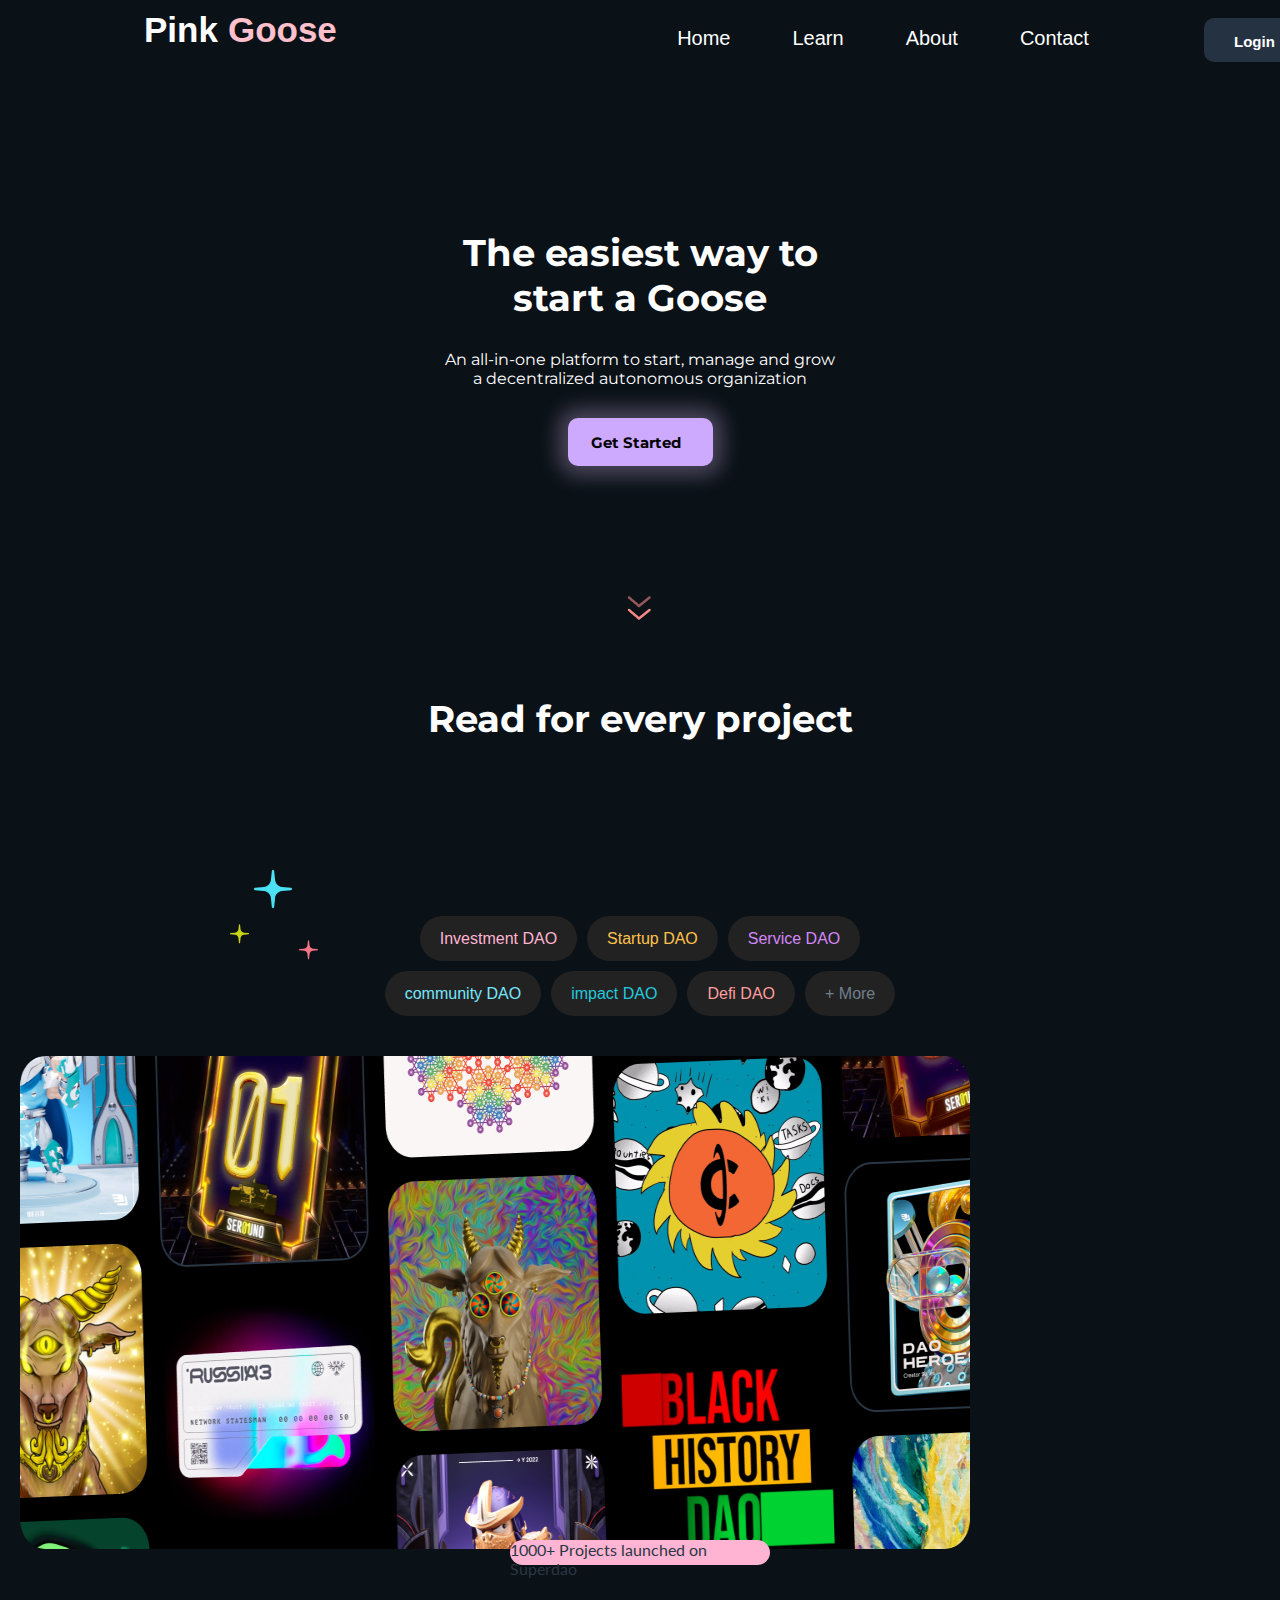
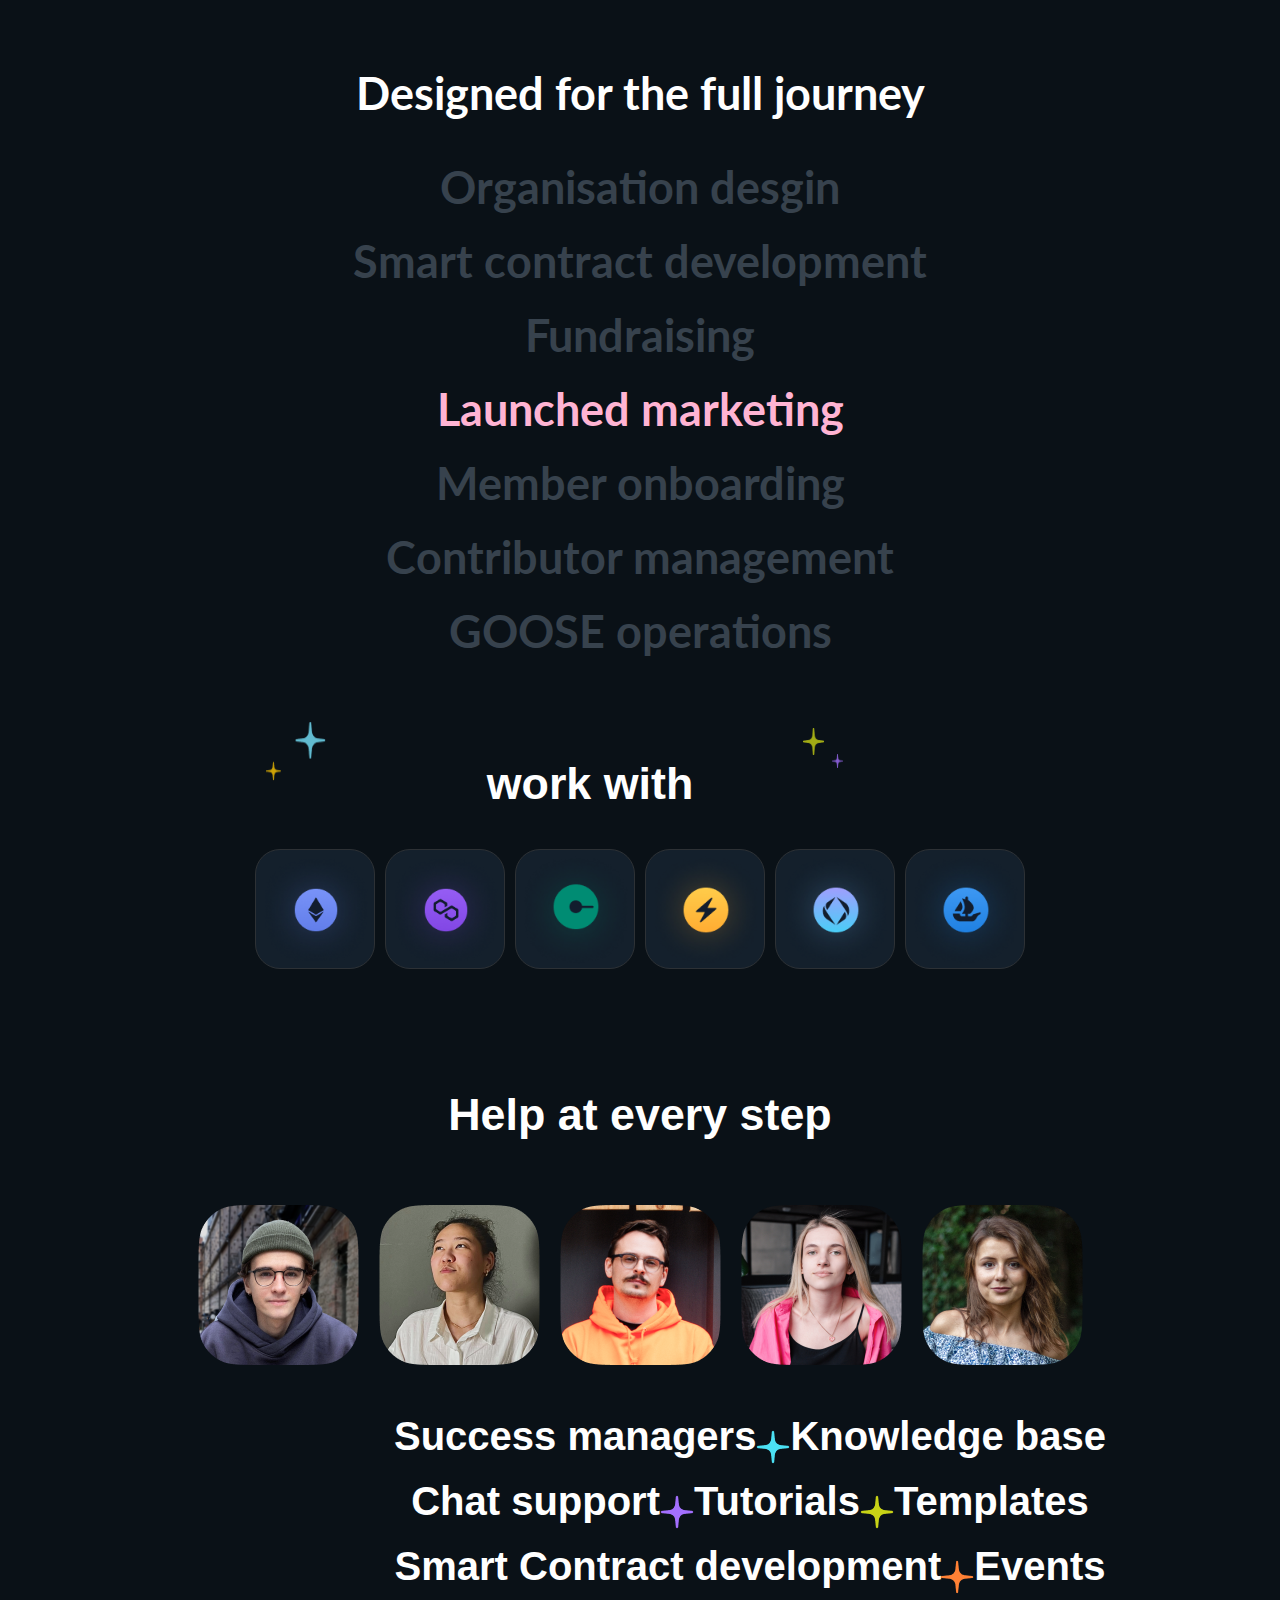
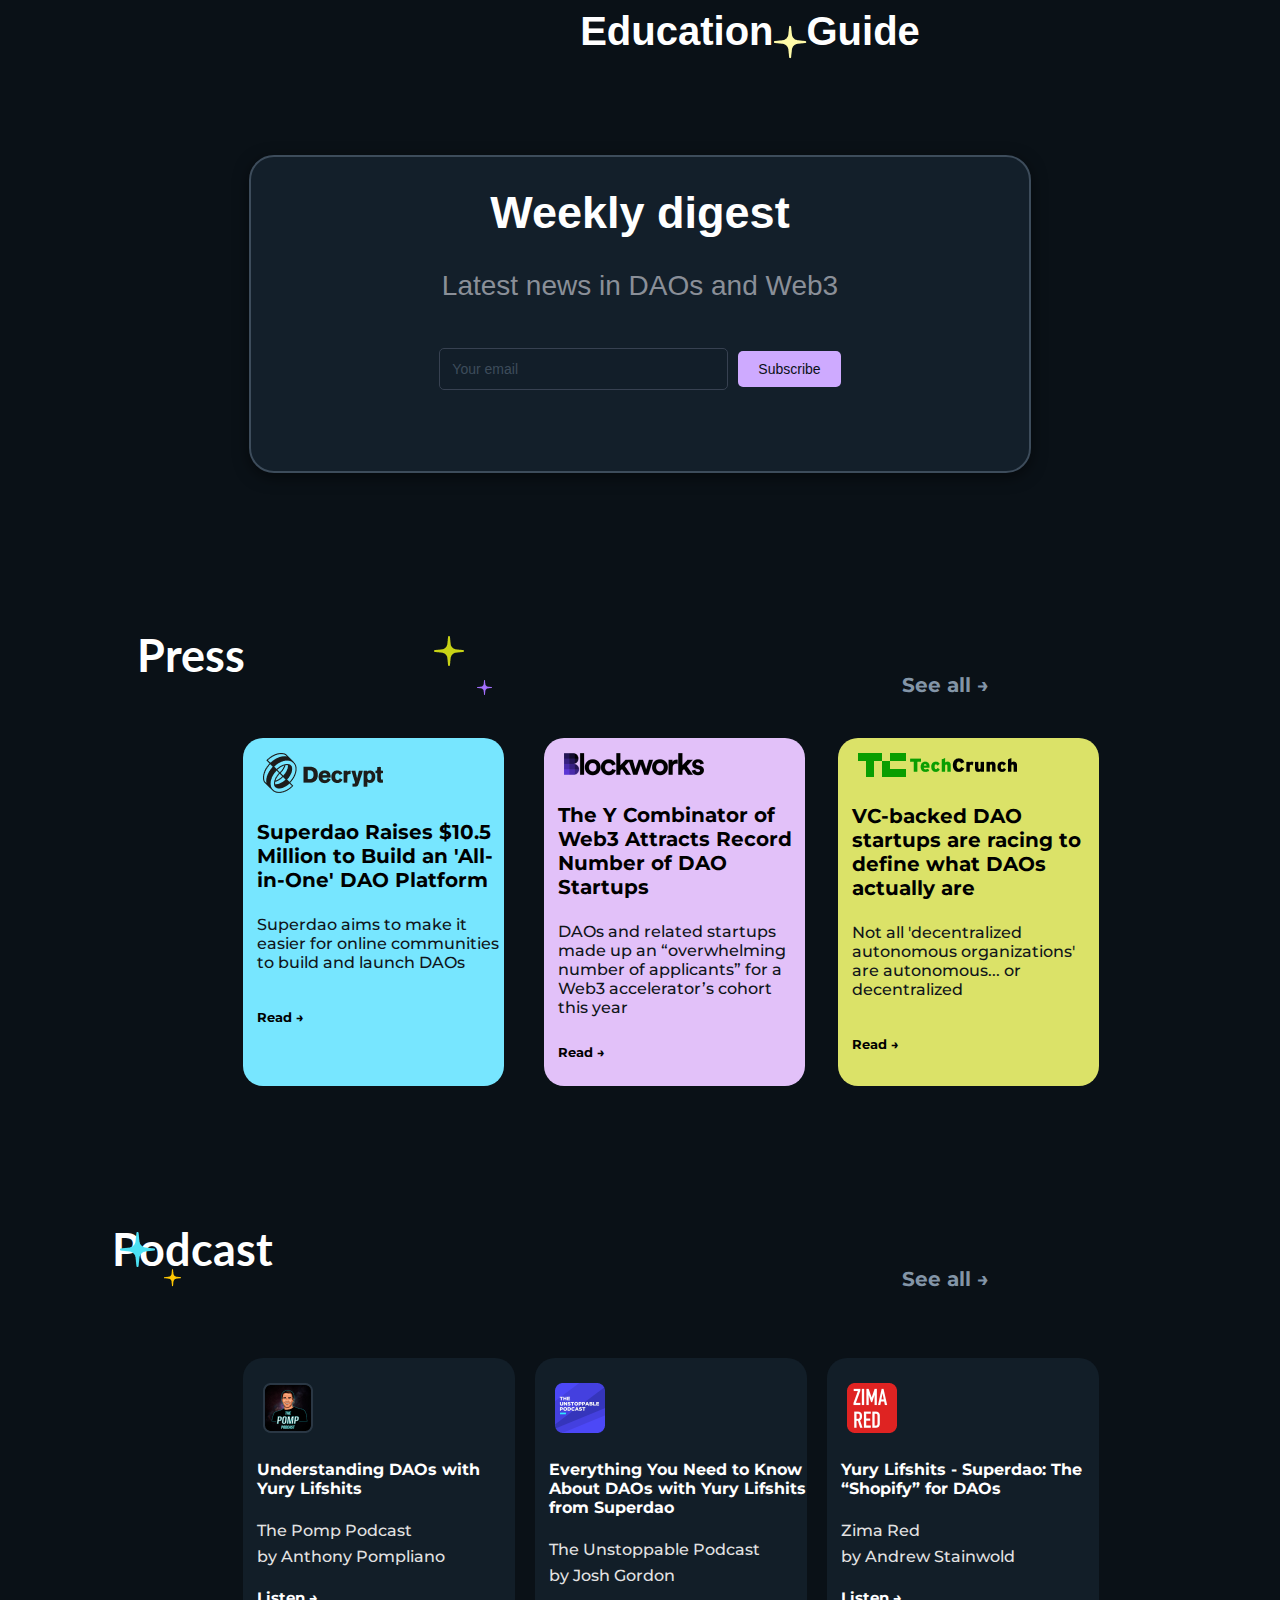
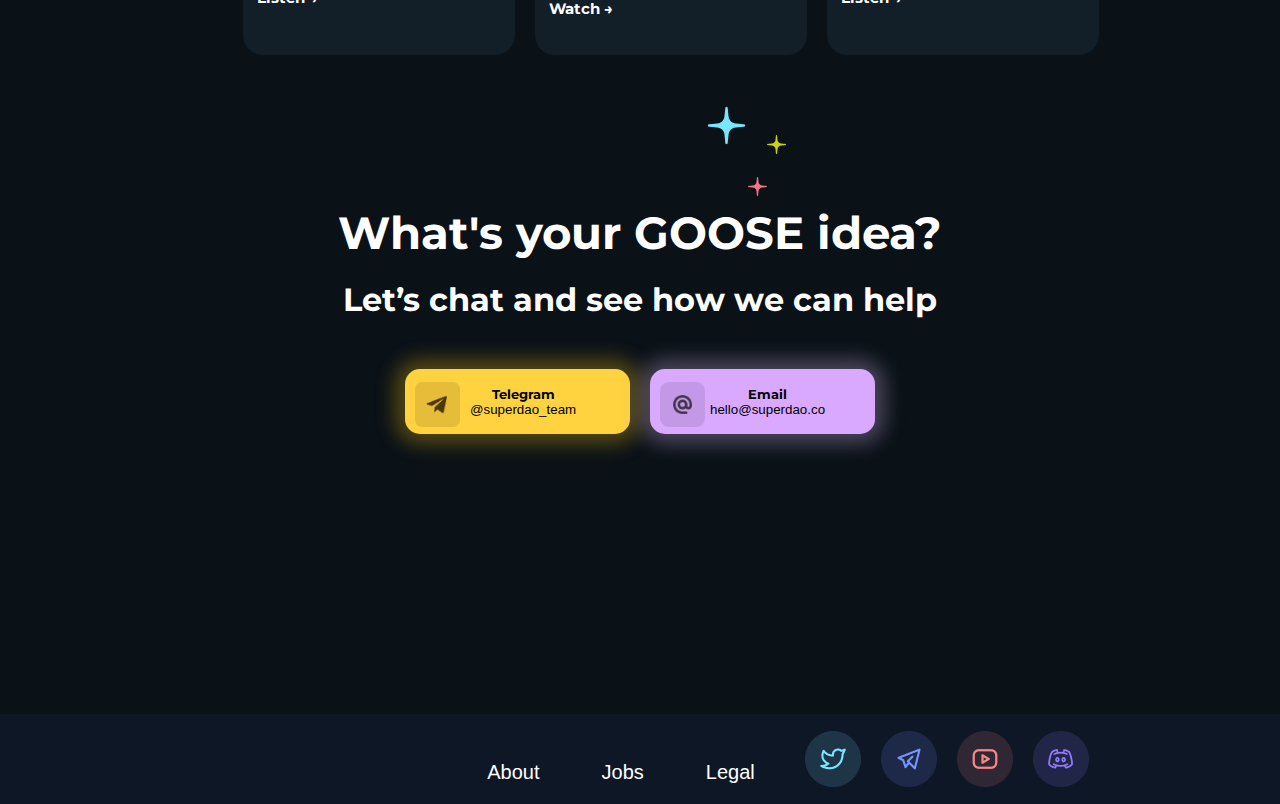
<file: index.html>
<!DOCTYPE html>
<html lang="en">

<head>
    <meta charset="UTF-8">
    <meta name="viewport" content="width=device-width, initial-scale=1.0">
    <title>Document</title>
    <link rel="stylesheet" href="css/main.css">
    <link rel="preconnect" href="https://fonts.googleapis.com">
    <link rel="preconnect" href="https://fonts.gstatic.com" crossorigin>
    <link
        href="https://fonts.googleapis.com/css2?family=Lato:ital,wght@0,100;0,300;0,400;0,700;0,900;1,100;1,300;1,400;1,700;1,900&display=swap"
        rel="stylesheet">

    <link rel="preconnect" href="https://fonts.googleapis.com">
    <link rel="preconnect" href="https://fonts.gstatic.com" crossorigin>
    <link
        href="https://fonts.googleapis.com/css2?family=Lato:ital,wght@0,100;0,300;0,400;0,700;0,900;1,100;1,300;1,400;1,700;1,900&family=Montserrat:ital,wght@0,100..900;1,100..900&display=swap"
        rel="stylesheet">


</head>

<body>
    <!-- dit is de container voor de hele pagina -->
    <div class="container">
        <!-- Navbar Section -->
        <header class="navbar">
            <div class="sidebar1">
                <h2 class="logo">Pink</h2>
                <h2 class="logo2">Goose</h2>
            </div>
            <!-- Navigation Links Section -->
            <nav class="sidebar2">
                <ul>
                    <li><a href="index.html">Home</a></li>
                    <li><a href="learn.html">Learn</a></li>
                    <li><a href="about.html">About</a></li>
                    <li><a href="contact.html">Contact</a></li>
                </ul>
            </nav>
            <!-- Login Button Section -->
            <nav class="sidebar3">
                <button class="button"><a href="#">Login</a></button>
        </header>
        <!-- Start Section -->
        <div class="start">
            <h1 class="mainText">The easiest way to start a Goose</h1>
            <p class="centerText">An all-in-one platform to start, manage and grow a decentralized autonomous
                organization</p>
            <button class="getStarted-button">Get Started</button>
        </div>
        <!-- Arrow Down Image Section -->
        <div class="space">
            <img class="arrow-down" src="images/arrows.png" alt="arrow" srcset="">
        </div>
        <!-- Project Tags and Image Section -->
        <div class="middenContainer">
            <h2 class="readyForEveryProject">Read for every project</h2>
            <img class="star-group" src="images/star-group.svg" alt="" srcset="">
            <div class="tag-button-container">
                <a class="tag-button pink-text"> Investment DAO</a>
                <a class="tag-button yellow-text"> Startup DAO</a>
                <a class="tag-button purple-text"> Service DAO</a>
                <a class="tag-button lightblue-text"> community DAO</a>
                <a class="tag-button cyan-text"> impact DAO</a>
                <a class="tag-button beigepink-text"> Defi DAO</a>
                <a class="tag-button grey-text"> + More</a>
            </div>
            <!-- Main Image and Highlight Section -->
            <div class="imageContainer">
                <img class="image" src="images/imagemainpage.png" alt="" srcset="">
            </div>
            <div class="tag-button-up-project">
                <p class="tag-button-up"> 1000+ Projects launched on Superdao</p>
            </div>
        </div>
    </div>
    <!-- Space Section -->
    <div class="space"></div>

    <!-- Journey Highlights Section -->
    <div class="inhoud-container gap-row">
        <h2>Designed for the full journey</h2>
        <h3 class="organisation">Organisation desgin</h3>
        <h3 class="Smart">Smart contract development</h3>
        <h3 class="Fundraising">Fundraising</h3>
        <h3 class="Launched-higlighted">Launched marketing</h3>
        <h3 class="Member">Member onboarding</h3>
        <h3 class="Contributor">Contributor management</h3>
        <h3 class="goose">GOOSE operations</h3>
    </div>
    <!-- Space Section -->
    <div class="space"></div>
    <!-- Partner Logos Section -->
    <div class="work-with-container">
        <h2 class="work">work with</h2>
        <img class="workwith-star2" src="images/workwith-star2.png" alt="" srcset="">
        <img   class="workwith-star" src="images/workwith-star.png" alt="" srcset="">
    </div>
    <!-- Partner Logos Image Section -->
    <div class="works-with-foto-container">
        <div class="works-with-boxes">
            <img class="icon-images"   src="images/Icon_ethereum.png" alt="ethereum icon" srcset="">
        </div>
        <div class="works-with-boxes">
            <img class="icon-images"   src="images/Icon_polygon.png" alt="polygon icon" srcset="">
        </div>
        <div class="works-with-boxes">
            <img class="icon-images"   src="images/Icon-Gnosis.png" alt="Gnosis icon" srcset="">
        </div>
        <div class="works-with-boxes">
            <img class="icon-images"   src="images/Icon-snapshot.png" alt="Snapshot icon" srcset="">
        </div>
        <div class="works-with-boxes">
            <img class="icon-images"   src="images/Icon-ENS.png" alt="ENS icon" srcset="">
        </div>
        <div class="works-with-boxes">
            <img class="icon-images"   src="images/icon_opensea.png" alt="openSea icon" srcset="">
        </div>
     
    </div>

    <!-- Space Section -->
    <div class="space"></div>
    <!-- Personeel Section -->
    <div class="personeel-container">
        <h2 class="help"> Help at every step</h2>
    </div>
    <div class="personeel-foto-container">
        <img class="personeel-fotos" src="images/beanie-guy.png" alt="" srcset="">
        <img class="personeel-fotos" src="images/asian-girl.png" alt="" srcset="">
        <img class="personeel-fotos" src="images/glasses-dude.png" alt="" srcset="">
        <img class="personeel-fotos" src="images/pink-blouse.png" alt="" srcset="">
        <img class="personeel-fotos" src="images/brownhaired-girl.png" alt="" srcset="">

    </div>
    <!-- Examples Section -->
    <div class="examples-container">
        <h2 class="examples">Success managers</h2>
        <img class="ster" src="images/Star blue.png" alt="" srcset="">
        <h2 class="examples">Knowledge base</h2>
        <h2 class="examples">Chat support</h2>
        <img class="ster" src="images/Star purple.png" alt="" srcset="">
        <h2 class="examples">Tutorials</h2>
        <img class="ster" src="images/Star green.png" alt="" srcset="">
        <h2 class="examples">Templates</h2>
        <h2 class="examples">Smart Contract development</h2>
        <img class="ster" src="images/Star orange.png" alt="">
        <h2 class="examples">Events</h2>
        <h2 class="examples">Education</h2>
        <img class="ster" src="images/Star yellow.png" alt="" srcset="">
        <h2 class="examples">Guide</h2>
    </div>
    <!-- Space Section -->
    <div class="space"></div>

    <!-- Newsletter Subscription Section -->
    <div class="subscriptionBox-container">
        <div class="sub-box">
            <h2>Weekly digest</h2>
            <p>Latest news in DAOs and Web3</p>
            <form>
                <input type="email" placeholder="Your email" required>
                <button type="submit">Subscribe</button>
            </form>
        </div>
    </div>
    <!-- Space Section -->
    <div class="space"></div>

    <!-- Press Section -->
    <div class="press-container">
        <img class="star-press" src="images/star-press.png" alt="" srcset="">
        <h2 class="press"> Press</h2>
        <button class="see-button">See all →</button>
    </div>

    <!-- Press Articles Section -->
    <div class="press-foto-container">
        <div class="blue-box">
            <img class="logo-box" src="images/Vector.png" alt="" srcset="">
            <h4 class="text-box">Superdao Raises $10.5 Million to Build an 'All-in-One' DAO Platform</h4>
            <p class="text-box2">Superdao aims to make it easier for online communities to build and launch DAOs</p>
            <button class="read-button">Read →</button>
        </div>
        <div class="purple-box">
            <img class="logo-box" src="images/blockworks.png" alt="" srcset="">
            <h4 class="text-box">The Y Combinator of Web3 Attracts Record Number of DAO Startups</h4>
            <p class="text-box2">DAOs and related startups made up an “overwhelming number of applicants” for a Web3
                accelerator’s cohort this year</p>
            <button class="read-button-purple">Read →</button>
        </div>
        <div class="yellow-box">
            <img class="logo-box" src="images/TechCrunch-logo 1.png" alt="" srcset="">
            <h4 class="text-box">VC-backed DAO startups are racing to define what DAOs actually are</h4>
            <p class="text-box2">Not all 'decentralized autonomous organizations' are autonomous... or decentralized
            </p>
            <button class="read-button">Read →</button>
        </div>
    </div>
    <!-- Space Section -->
    <div class="space"></div>

    <!-- Podcast Section -->
    <div class="podcast-container">
        <img class="star-group3" src="images/star-group3.png" alt="">
        <h2 class="podcast">Podcast</h2>
        <button class="see-all2">See all →</button>
    </div>
    <div class="podcast-boxes-container">
        <div class="podcast-box1">
            <img class="podcast-logos" src="images/pompLogo.png" alt="" srcset="">
            <h4 class="podcast-text-inhoud">Understanding DAOs with Yury Lifshits</h4>
            <p class="podcast-naam">The Pomp Podcast</p>
            <p class="podcast-creator">by Anthony Pompliano</p>
            <button class="listen-button">Listen →</button>

        </div>
        <div class="podcast-box2">
            <img class="podcast-logos" src="images/bluePodcast.png" alt="" srcset="">
            <h4 class="podcast-text-inhoud">Everything You Need to Know About DAOs with Yury Lifshits from Superdao
            </h4>
            <p class="podcast-naam">The Unstoppable Podcast</p>
            <p class="podcast-creator">by Josh Gordon</p>
            <button class="watch-button">Watch →</button>
        </div>
        <div class="podcast-box3">
            <img class="podcast-logos" src="images/zima red.png" alt="" srcset="">
            <h4 class="podcast-text-inhoud">Yury Lifshits - Superdao: The “Shopify” for DAOs</h4>
            <p class="podcast-naam">Zima Red</p>
            <p class="podcast-creator">by Andrew Stainwold</p>
            <button class="listen-button">Listen →</button>
        </div>
    </div>
    <div class="space">
        <img class="goose-stars" src="images/goose-stars.png" alt="" srcset="">
    </div>
    <div class="gooseIdea-container">
        <h2 class="main-text-goose">What's your GOOSE idea?</h2>
        <h1 class="second-text-chat">Let’s chat and see how we can help</h1>
    </div>
    <div class="telegram-email-buttons-container">
        <button class="telegram">
            <img class="telegram-logo" src="images/telegram-image.png" alt="telegram-logo" srcset="">
            <div class="text-container">
                <p class="title-telegram">Telegram</p>
                <p class="telegram-mail">@superdao_team</p>
            </div>
        </button>
        <button class="email">
            <img class="email-logo" src="images/email-image.png" alt="email-logo" srcset="">
            <div class="text-container">
                <p class="title-email">Email</p>
                <p class="email-mail">hello@superdao.co</p>
            </div>
        </button>
    </div>
    <div class="space"></div>
   
    <!-- Footer Section -->
    <footer class="footer-container">
        <ul class="footer-links">
            <li><a href="#">About</a></li>
            <li><a href="#">Jobs</a></li>
            <li><a href="#">Legal</a></li>
        </ul>
        <div class="footer-icons">
            <img src="images/twitter-logo.png" alt="twitter" srcset="">
            <img src="images/sms-logo.png" alt="telegram" srcset="">
            <img src="images/youtube-logo.png" alt="youtube" srcset="">
            <img src="images/discord_1 1.png" alt="discord" srcset="">
        </div>
    </footer>






    </div>



</body>

</html>
</file>
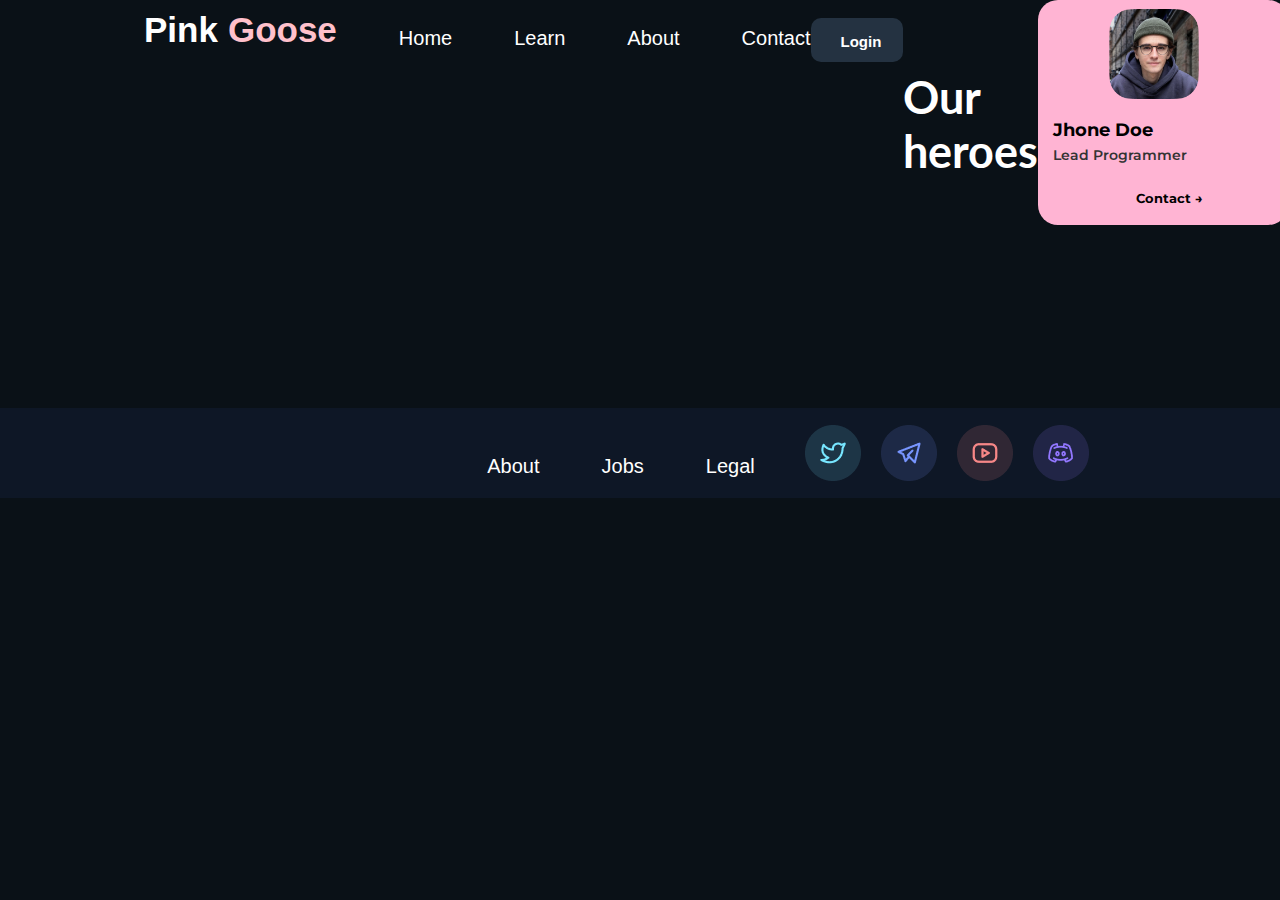
<file: about.html>
<!DOCTYPE html>
<html lang="en">

<head>
    <meta charset="UTF-8">
    <meta name="viewport" content="width=device-width, initial-scale=1.0">
    <title>Document</title>
    <link rel="stylesheet" href="css/main.css">
    <link rel="preconnect" href="https://fonts.googleapis.com">
    <link rel="preconnect" href="https://fonts.gstatic.com" crossorigin>
    <link
        href="https://fonts.googleapis.com/css2?family=Lato:ital,wght@0,100;0,300;0,400;0,700;0,900;1,100;1,300;1,400;1,700;1,900&display=swap"
        rel="stylesheet">

    <link rel="preconnect" href="https://fonts.googleapis.com">
    <link rel="preconnect" href="https://fonts.gstatic.com" crossorigin>
    <link
        href="https://fonts.googleapis.com/css2?family=Lato:ital,wght@0,100;0,300;0,400;0,700;0,900;1,100;1,300;1,400;1,700;1,900&family=Montserrat:ital,wght@0,100..900;1,100..900&display=swap"
        rel="stylesheet">


</head>

<body>
    <!-- dit is de container voor de hele pagina -->
    <div class="container">
        <div class="navbar">
            <div class="sidebar1">
                <h2 class="logo">Pink</h2>
                <h2 class="logo2">Goose</h2>
            </div>

            <div class="sidebar2">
                <ul>
                    <li><a href="index.html">Home</a></li>
                    <li><a href="learn.html">Learn</a></li>
                    <li><a href="about.html">About</a></li>
                    <li><a href="contact.html">Contact</a></li>
                </ul>
            </div>
            <div class="sidebar3">
                <button class="button"><a href="#">Login</a></button>
            </div>
        </header>
        <div class="heroes-container">
            <h2 class="heroes">Our heroes</h2>
        </div>
        <div class="developers-container">
            <div class="john-box">
                <img class="developers-image" src="images/beanie-guy.png" alt="john Doe" srcset="">
                <h5 class="developers-name">Jhone Doe</h5>
                <p class="Job">Lead Programmer</p>
                <button class="contact-button">Contact →</button>

            </div>
            <div class="jane-box">
                <img class="developers-image" src="images/asian-girl.png" alt="jane Doe" srcset="">
                <h5 class="developers-name">Jane Doe</h5>
                <p class="Job">CEO</p>
                <button class="contact-button">Contact →</button>
            </div>
            <div class="hans-box">
                <img class="developers-image" src="images/glasses-dude.png" alt="hans" srcset="">
                <h5 class="developers-name">Hans Erikson</h5>
                <p class="Job">UX Dev Ops Reliability engineer</p>
                <button class="contact-button">Contact →</button>
            </div>
        </div>

        <div class="space"></div>
        <div class="subscriptionBox-container">
            <div class="sub-box">
                <h2>Weekly digest</h2>
                <p>Latest news in DAOs and Web3</p>
                <form>
                    <input type="email" placeholder="Your email" required>
                    <button type="submit">Subscribe</button>
                </form>
            </div>

        </div>

        <div class="space"></div>

        <div class="press-container">
            <img class="star-press" src="images/star-press.png" alt="" srcset="">
            <h2 class="press"> Press</h2>
            <button class="see-button">See all →</button>
        </div>
    
        <!-- Press Articles Section -->
        <div class="press-foto-container">
            <div class="blue-box">
                <img class="logo-box" src="images/Vector.png" alt="" srcset="">
                <h4 class="text-box">Superdao Raises $10.5 Million to Build an 'All-in-One' DAO Platform</h4>
                <p class="text-box2">Superdao aims to make it easier for online communities to build and launch DAOs</p>
                <button class="read-button">Read →</button>
            </div>
            <div class="purple-box">
                <img class="logo-box" src="images/blockworks.png" alt="" srcset="">
                <h4 class="text-box">The Y Combinator of Web3 Attracts Record Number of DAO Startups</h4>
                <p class="text-box2">DAOs and related startups made up an “overwhelming number of applicants” for a Web3
                    accelerator’s cohort this year</p>
                <button class="read-button-purple">Read →</button>
            </div>
            <div class="yellow-box">
                <img class="logo-box" src="images/TechCrunch-logo 1.png" alt="" srcset="">
                <h4 class="text-box">VC-backed DAO startups are racing to define what DAOs actually are</h4>
                <p class="text-box2">Not all 'decentralized autonomous organizations' are autonomous... or decentralized
                </p>
                <button class="read-button">Read →</button>
            </div>
        </div>

        <div class="space"></div>

        <div class="podcast-container">
            <img class="star-group3" src="images/star-group3.png" alt="">
            <h2 class="podcast">Podcast</h2>
            <button class="see-all2">See all →</button>
        </div>
        <div class="podcast-boxes-container">
            <div class="podcast-box1">
                <img class="podcast-logos" src="images/pompLogo.png" alt="" srcset="">
                <h4 class="podcast-text-inhoud">Understanding DAOs with Yury Lifshits</h4>
                <p class="podcast-naam">The Pomp Podcast</p>
                <p class="podcast-creator">by Anthony Pompliano</p>
                <button class="listen-button">Listen →</button>
    
            </div>
            <div class="podcast-box2">
                <img class="podcast-logos" src="images/bluePodcast.png" alt="" srcset="">
                <h4 class="podcast-text-inhoud">Everything You Need to Know About DAOs with Yury Lifshits from Superdao
                </h4>
                <p class="podcast-naam">The Unstoppable Podcast</p>
                <p class="podcast-creator">by Josh Gordon</p>
                <button class="watch-button">Watch →</button>
            </div>
            <div class="podcast-box3">
                <img class="podcast-logos" src="images/zima red.png" alt="" srcset="">
                <h4 class="podcast-text-inhoud">Yury Lifshits - Superdao: The “Shopify” for DAOs</h4>
                <p class="podcast-naam">Zima Red</p>
                <p class="podcast-creator">by Andrew Stainwold</p>
                <button class="listen-button">Listen →</button>
            </div>
        </div>
        <div class="space"></div>

    </div>
    <footer class="footer-container">
        <ul class="footer-links">
            <li><a href="#">About</a></li>
            <li><a href="#">Jobs</a></li>
            <li><a href="#">Legal</a></li>
        </ul>
        <div class="footer-icons">
            <img src="images/twitter-logo.png" alt="twitter" srcset="">
            <img src="images/sms-logo.png" alt="telegram" srcset="">
            <img src="images/youtube-logo.png" alt="youtube" srcset="">
            <img src="images/discord_1 1.png" alt="discord" srcset="">
        </div>
    </footer>






    </div>



</body>

</html>
</file>
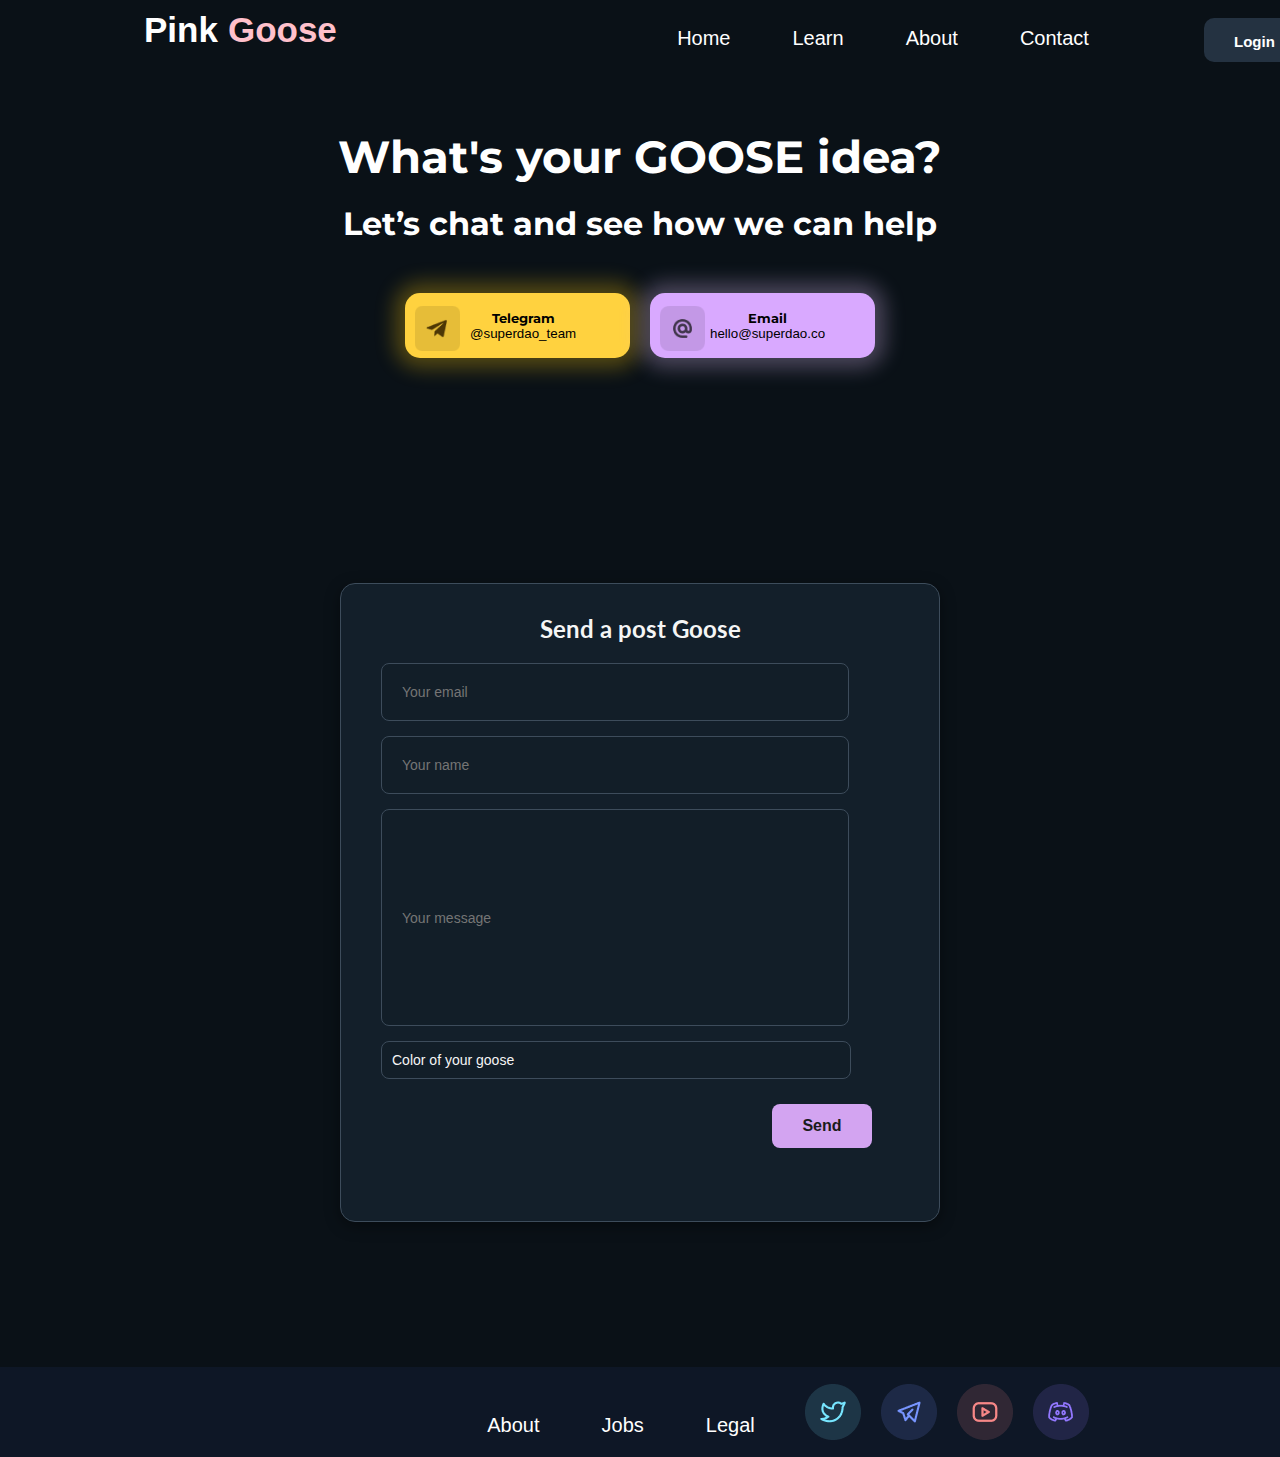
<file: contact.html>
<!DOCTYPE html>
<html lang="en">

<head>
    <meta charset="UTF-8">
    <meta name="viewport" content="width=device-width, initial-scale=1.0">
    <title>Document</title>
    <link rel="stylesheet" href="css/main.css">
    <link rel="preconnect" href="https://fonts.googleapis.com">
    <link rel="preconnect" href="https://fonts.gstatic.com" crossorigin>
    <link
        href="https://fonts.googleapis.com/css2?family=Lato:ital,wght@0,100;0,300;0,400;0,700;0,900;1,100;1,300;1,400;1,700;1,900&display=swap"
        rel="stylesheet">

    <link rel="preconnect" href="https://fonts.googleapis.com">
    <link rel="preconnect" href="https://fonts.gstatic.com" crossorigin>
    <link
        href="https://fonts.googleapis.com/css2?family=Lato:ital,wght@0,100;0,300;0,400;0,700;0,900;1,100;1,300;1,400;1,700;1,900&family=Montserrat:ital,wght@0,100..900;1,100..900&display=swap"
        rel="stylesheet">


</head>

<body>
    <!-- dit is de container voor de hele pagina -->
    <div class="container">
        <header class="navbar">
            <div class="sidebar1">
                <h2 class="logo">Pink</h2>
                <h2 class="logo2">Goose</h2>
            </div>
            <!-- Navigation Links Section -->
            <nav class="sidebar2">
                <ul>
                    <li><a href="index.html">Home</a></li>
                    <li><a href="learn.html">Learn</a></li>
                    <li><a href="about.html">About</a></li>
                    <li><a href="contact.html">Contact</a></li>
                </ul>
            </nav>
            <!-- Login Button Section -->
            <nav class="sidebar3">
                <button class="button"><a href="#">Login</a></button>
        </header>

    <div class="gooseIdea-container">
        <h2 class="main-text-goose">What's your GOOSE idea?</h2>
        <h1 class="second-text-chat">Let’s chat and see how we can help</h1>
    </div>
    <div class="telegram-email-buttons-container">
        <button class="telegram">
            <img class="telegram-logo" src="images/telegram-image.png" alt="telegram-logo" srcset="">
            <div class="text-container">
                <p class="title-telegram">Telegram</p>
                <p class="telegram-mail">@superdao_team</p>
            </div>
        </button>
        <button class="email">
            <img class="email-logo" src="images/email-image.png" alt="email-logo" srcset="">
            <div class="text-container">
                <p class="title-email">Email</p>
                <p class="email-mail">hello@superdao.co</p>
            </div>
        </button>
    </div>
    <div class="form-container">
        <form class="goose-form">
            <h2 class="form-title">Send a post Goose</h2>
            <div class="input-box">
                <input type="email" placeholder="Your email" required>
            </div>
            <div class="input-box">
                <input type="name" placeholder="Your name" required>
            </div>
            <div class="input-box">
                <input class="message-box" type="message" placeholder="Your message" required></textarea>
            </div>
            <div class="input-box">
                <select required>
                    <option value="Color of your goose" disabled selected>Color of your goose</option>
                    <option value="red">Red</option>
                    <option value="white">White</option>
                    <option value="blue">Blue</option>
                    <option value="black">Black</option>
                </select>
            </div>
            <button class="submit">Send</button>
        </form>
    </div>
    <div class="space"></div>
    <footer class="footer-container">
        <ul class="footer-links">
            <li><a href="#">About</a></li>
            <li><a href="#">Jobs</a></li>
            <li><a href="#">Legal</a></li>
        </ul>
        <div class="footer-icons">
            <img src="images/twitter-logo.png" alt="twitter" srcset="">
            <img src="images/sms-logo.png" alt="telegram" srcset="">
            <img src="images/youtube-logo.png" alt="youtube" srcset="">
            <img src="images/discord_1 1.png" alt="discord" srcset="">
        </div>
    </footer>


</body>

</html>
</file>
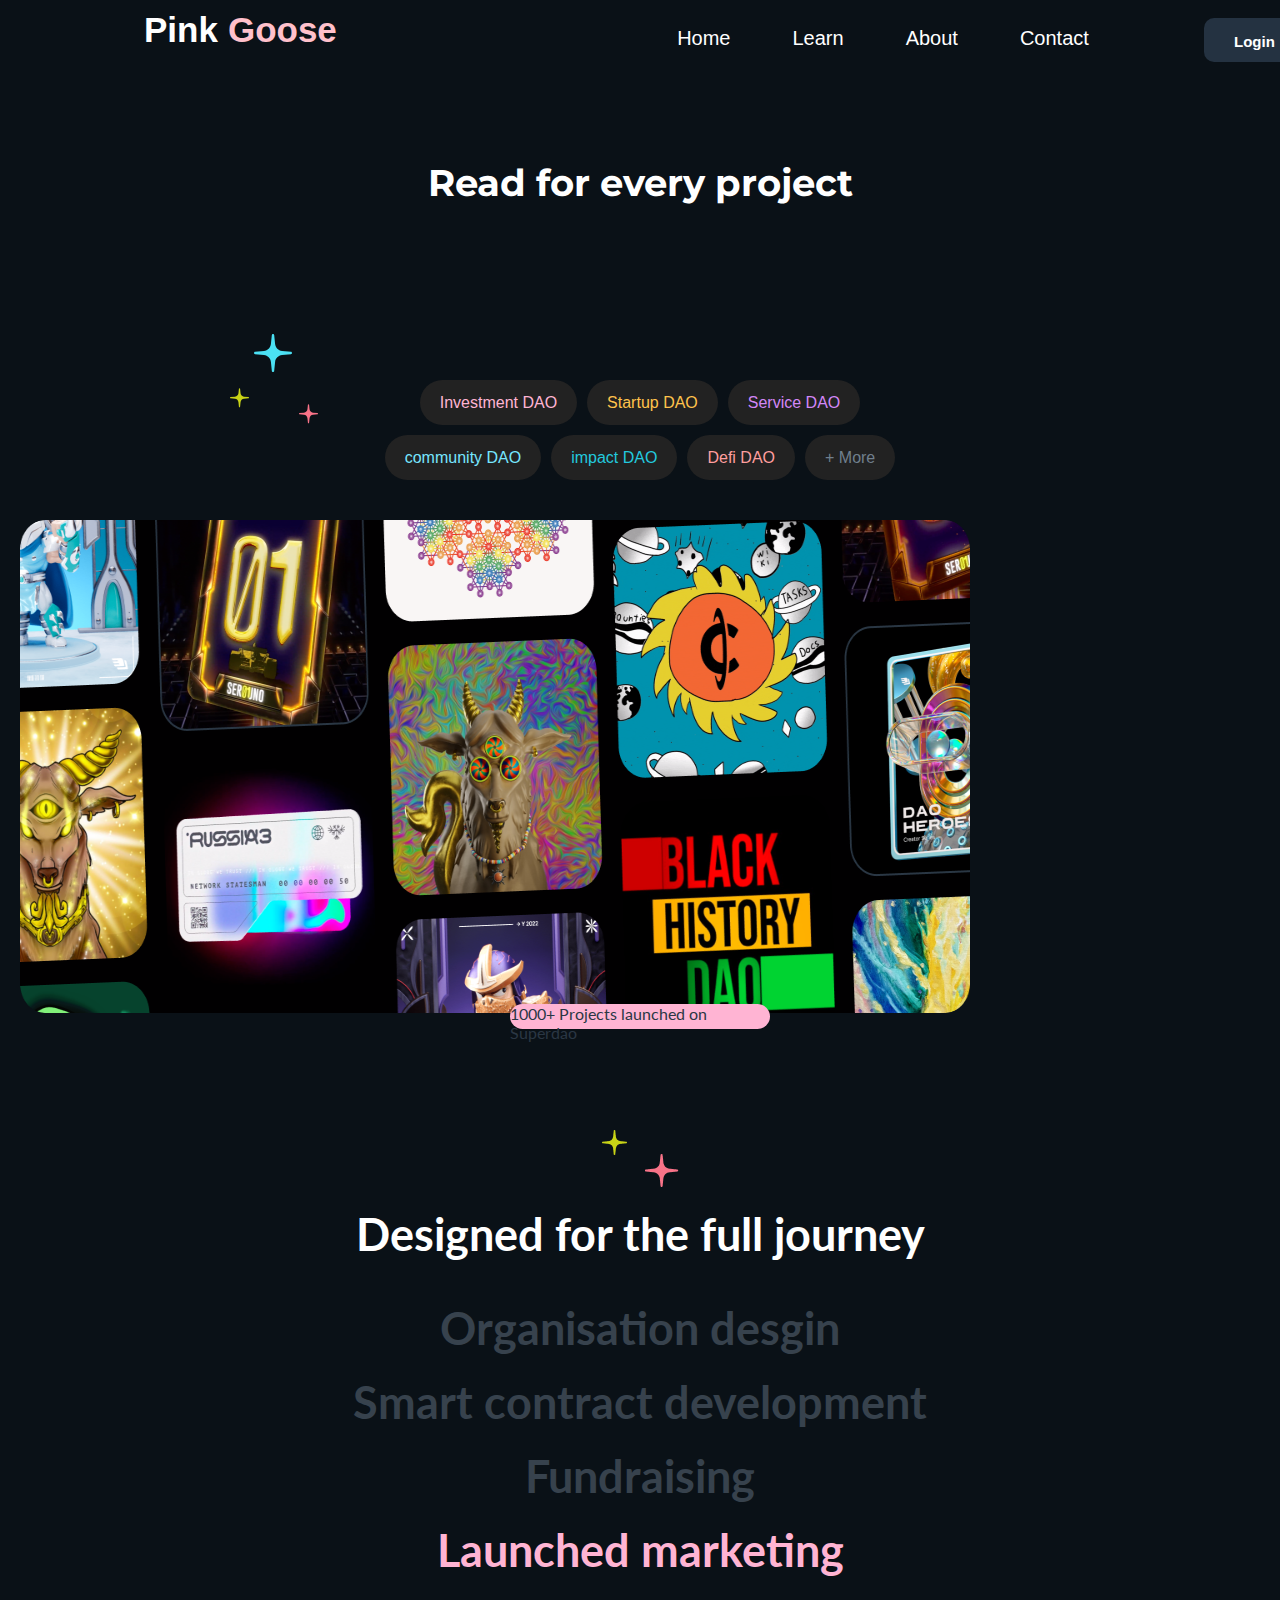
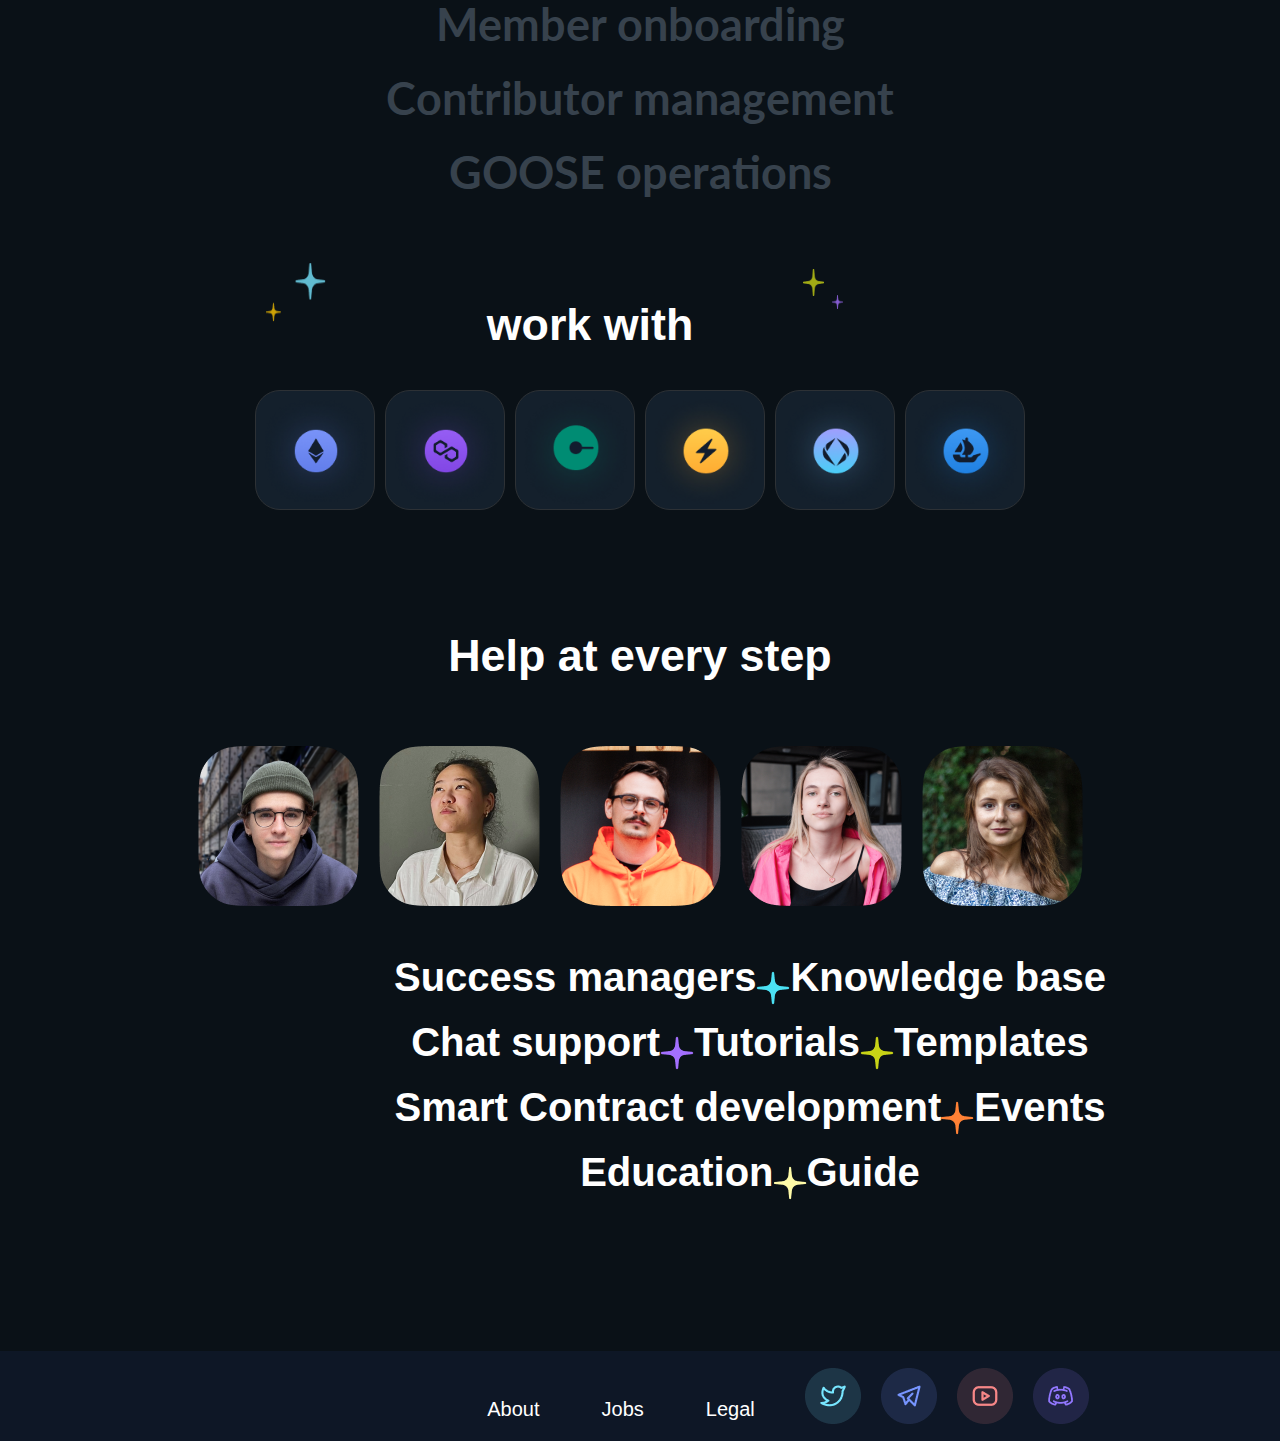
<file: learn.html>
<!DOCTYPE html>
<html lang="en">

<head>
    <meta charset="UTF-8">
    <meta name="viewport" content="width=device-width, initial-scale=1.0">
    <title>Document</title>
    <link rel="stylesheet" href="css/main.css">
    <link rel="preconnect" href="https://fonts.googleapis.com">
    <link rel="preconnect" href="https://fonts.gstatic.com" crossorigin>
    <link
        href="https://fonts.googleapis.com/css2?family=Lato:ital,wght@0,100;0,300;0,400;0,700;0,900;1,100;1,300;1,400;1,700;1,900&display=swap"
        rel="stylesheet">

    <link rel="preconnect" href="https://fonts.googleapis.com">
    <link rel="preconnect" href="https://fonts.gstatic.com" crossorigin>
    <link
        href="https://fonts.googleapis.com/css2?family=Lato:ital,wght@0,100;0,300;0,400;0,700;0,900;1,100;1,300;1,400;1,700;1,900&family=Montserrat:ital,wght@0,100..900;1,100..900&display=swap"
        rel="stylesheet">


</head>

<body>
    <!-- dit is de container voor de hele pagina -->
    <div class="container">
        <header class="navbar">
            <div class="sidebar1">
                <h2 class="logo">Pink</h2>
                <h2 class="logo2">Goose</h2>
            </div>
            <!-- Navigation Links Section -->
            <nav class="sidebar2">
                <ul>
                    <li><a href="index.html">Home</a></li>
                    <li><a href="learn.html">Learn</a></li>
                    <li><a href="about.html">About</a></li>
                    <li><a href="contact.html">Contact</a></li>
                </ul>
            </nav>
            <!-- Login Button Section -->
            <nav class="sidebar3">
                <button class="button"><a href="#">Login</a></button>
        </header>
        <div class="middenContainer">
            <h2 class="readyForEveryProject">Read for every project</h2>
            <img class="star-group" src="images/star-group.svg" alt="" srcset="">
            <div class="tag-button-container">
                <a class="tag-button pink-text"> Investment DAO</a>
                <a class="tag-button yellow-text"> Startup DAO</a>
                <a class="tag-button purple-text"> Service DAO</a>
                <a class="tag-button lightblue-text"> community DAO</a>
                <a class="tag-button cyan-text"> impact DAO</a>
                <a class="tag-button beigepink-text"> Defi DAO</a>
                <a class="tag-button grey-text"> + More</a>
            </div>
            <!-- Main Image and Highlight Section -->
            <div class="imageContainer">
                <img class="image" src="images/imagemainpage.png" alt="" srcset="">
            </div>
            <div class="tag-button-up-project">
                <p class="tag-button-up"> 1000+ Projects launched on Superdao</p>
            </div>
        </div>
    </div>
        <div class="space"></div>

        <div class="inhoud-container gap-row">
            <img class="star-group2 " src="images/star-group2.png" alt="">
            <h2>Designed for the full journey</h2>
            <h3 class="organisation">Organisation desgin</h3>
            <h3 class="Smart">Smart contract development</h3>
            <h3 class="Fundraising">Fundraising</h3>
            <h3 class="Launched-higlighted">Launched marketing</h3>
            <h3 class="Member">Member onboarding</h3>
            <h3 class="Contributor">Contributor management</h3>
            <h3 class="goose">GOOSE operations</h3>
        </div>
        <div class="space"></div>
        <div class="work-with-container">
            <h2 class="work">work with</h2>
            <img class="workwith-star2" src="images/workwith-star2.png" alt="" srcset="">
            <img   class="workwith-star" src="images/workwith-star.png" alt="" srcset="">
        </div>
        <!-- Partner Logos Image Section -->
        <div class="works-with-foto-container">
            <div class="works-with-boxes">
                <img class="icon-images"   src="images/Icon_ethereum.png" alt="ethereum icon" srcset="">
            </div>
            <div class="works-with-boxes">
                <img class="icon-images"   src="images/Icon_polygon.png" alt="polygon icon" srcset="">
            </div>
            <div class="works-with-boxes">
                <img class="icon-images"   src="images/Icon-Gnosis.png" alt="Gnosis icon" srcset="">
            </div>
            <div class="works-with-boxes">
                <img class="icon-images"   src="images/Icon-snapshot.png" alt="Snapshot icon" srcset="">
            </div>
            <div class="works-with-boxes">
                <img class="icon-images"   src="images/Icon-ENS.png" alt="ENS icon" srcset="">
            </div>
            <div class="works-with-boxes">
                <img class="icon-images"   src="images/icon_opensea.png" alt="openSea icon" srcset="">
            </div>
         
        </div>
        <div class="space"></div>

        <div class="personeel-container">
            <h2 class="help"> Help at every step</h2>
        </div>
        <div class="personeel-foto-container">
            <img class="personeel-fotos" src="images/beanie-guy.png" alt="" srcset="">
            <img class="personeel-fotos" src="images/asian-girl.png" alt="" srcset="">
            <img class="personeel-fotos" src="images/glasses-dude.png" alt="" srcset="">
            <img class="personeel-fotos" src="images/pink-blouse.png" alt="" srcset="">
            <img class="personeel-fotos" src="images/brownhaired-girl.png" alt="" srcset="">

        </div>

        <div class="examples-container">
            <h2 class="examples">Success managers</h2>
            <img class="ster" src="images/Star blue.png" alt="" srcset="">
            <h2 class="examples">Knowledge base</h2>
            <h2 class="examples">Chat support</h2>
            <img class="ster" src="images/Star purple.png" alt="" srcset="">
            <h2 class="examples">Tutorials</h2>
            <img class="ster" src="images/Star green.png" alt="" srcset="">
            <h2 class="examples">Templates</h2>
            <h2 class="examples">Smart Contract development</h2>
            <img class="ster" src="images/Star orange.png" alt="">
            <h2 class="examples">Events</h2>
            <h2 class="examples">Education</h2>
            <img class="ster" src="images/Star yellow.png" alt="" srcset="">
            <h2 class="examples">Guide</h2>
        </div>
        <div class="space"></div>
        <div class="space"></div>



    </div>
    </button>
    </div>
    <footer class="footer-container">
        <ul class="footer-links">
            <li><a href="#">About</a></li>
            <li><a href="#">Jobs</a></li>
            <li><a href="#">Legal</a></li>
        </ul>
        <div class="footer-icons">
            <img src="images/twitter-logo.png" alt="twitter" srcset="">
            <img src="images/sms-logo.png" alt="telegram" srcset="">
            <img src="images/youtube-logo.png" alt="youtube" srcset="">
            <img src="images/discord_1 1.png" alt="discord" srcset="">
        </div>
    </footer>



</body>

</html>
</file>
<file: css/main.css>
* {
    margin: 0%;
    padding: 0%;
    box-sizing: border-box;
}

/* Container for flexible Layout*/
.container {
    display: flex;
    flex-wrap: wrap;
    width: auto;
    height: auto;
}

/* Navigation bar at the top of the page*/
.navbar {
    background-color: rgba(10, 17, 23, 1);
    width: auto;
    height: auto;
    display: flex;
    flex-direction: row;
    justify-content: center;
    align-content: flex-start;
}

/* Style fot the logo in the navigation bar*/
.logo {
    color: white;
    font-size: 35px;
    font-family: Arial;
    padding-left: 144px;
    padding-top: 10px;
}


.logo2 {
    color: pink;
    font-size: 35px;
    font-family: Arial;
    margin-top: 10px;
    margin-left: 10px;
}


/* Sidebar sections with different widths and heights*/
.sidebar1 {
    background-color: rgba(10, 17, 23, 1);
    width: 500px;
    height: 130px;
    display: flex;
    flex-direction: row;

}

.sidebar2 {
    background-color: rgba(10, 17, 23, 1);
    width: 704px;
    height: 80px;
    flex-direction: row;

}

.sidebar3 {
    background-color: rgba(10, 17, 23, 1);
    width: px;
    height: 80px;
    display: flex;
    flex-direction: column;
    justify-content: center;
    height: 80px;
    text-align: center;
    align-content: space-between;
}

/* Formatting for the navigation unordered list*/
ul {
    display: flex;
    justify-content: center;
    align-items: center;
}

ul li {
    list-style: none;
    margin-left: 62px;
    margin-top: 27px;
    font-size: 20px;
}

ul li a {
    text-decoration: none;
    color: white;
    font-family: Arial;
    transition: 0.4s ease-in-out;
}

/* Style for general buttons*/
.button {
    width: 92px;
    height: 44px;
    background-color: rgba(36, 50, 65, 1);
    border-radius: 16px;
    padding: 15px 30px;
    border: none;
    border-radius: 10px;
    align-items: end;


}

button a {
    color: white;
    font-weight: bold;
    font-size: 15px;
    text-decoration: none;

}



/* styling for the start section*/
.start {
    background-color: rgba(10, 17, 23, 1);
    color: white;
    display: flex;
    font-family: Montserrat;
    align-items: center;
    flex-direction: column;
    text-align: center;
    margin: auto;
    width: 450px;
    height: auto;
    padding: 100px 20px;
    max-width: 700px;

}

/*get started button styling*/
.getStarted-button {
    width: 145px;
    height: 48px;
    color: #000;
    background-color: rgba(206, 170, 255, 1);
    box-shadow: 0 0 20px 10px rgba(226, 193, 249, 0.3);
    border-radius: 25px;
    padding: 23px;
    border: none;
    border-radius: 10px;
    font-size: 15px;
    font-weight: bold;
    font-family: Montserrat;
    display: flex;
    align-items: center;

}

/* Main text styling*/
.mainText {
    width: 425px;
    height: 100px;
    font-size: 2.3em;
    font-weight: 700;
    font-family: Montserrat;
    align-items: center;
}

/* Text styling for centered text*/
.centerText {
    color: white;
    width: 400px;
    align-items: center;
    margin-top: 10px;
    margin-bottom: 30px;
    font-family: Montserrat;
    padding-top: 10px;

}

/* Down arrow for navigation*/
.arrow-down {
    position: relative;
    left: 49%;
    bottom: -30px;
}

.gap-row {
    row-gap: 100px;
}


/* Container for the middle section*/
.middenContainer {
    background-color: rgba(10, 17, 23, 1);
    width: 100%;
    height: 900px;
    row-gap: 25px;
    display: flex;
    flex-direction: column;
    padding: 30px;
    justify-content: space-around;
    align-items: center;
}


/* Title styling for project section*/
.readyForEveryProject {
    color: #fff;
    font-size: 3.4em;
    font-family: Montserrat;
    font-size: 2.3em;
    font-weight: 700;

}

/* star images*/
.star-group {
    position: relative;
    right: 30%;
    top: 10%;
}

/* tag-button containers*/
.tag-button-container {
    max-width: 590px;
    display: flex;
    flex-wrap: wrap;
    gap: 10px;
    padding: 15px;
    justify-content: center;
    border-radius: 12px;
}

/* tag-button styling*/
.tag-button {
    background-color: #1F1F1F;
    color: #FFFFFF;
    padding: 8px 16px;
    border-radius: 20px;
    font-size: 14px;
    font-weight: 500;
    cursor: pointer;
    transition: background-color 0.3s ease;
}


.tag-button {
    background-color: #222222;
    border-radius: 25px;
    height: 45px;
    padding: 0 20px;
    color: #fff;
    display: flex;
    justify-content: center;
    align-items: center;
    font-size: 16px;
    font-weight: 500;
    cursor: pointer;
    transition: background-color 0.3s ease, box-shadow 0.3s ease;
}


/* image container*/
.imageContainer {
    height: auto;
    width: 100%;
    display: flex;
    justify-content: end;

}

.image {
    width: 950px;
    height: 493px;
    display: flex;
    border-radius: 25px;
    justify-content: space-around;
    align-items: center;
    margin-right: 280px;
}

.tag-button-up-project {
    background-color: #FFB4D3;
    border-radius: 25px;
    height: 25px;
    width: 260px;
    align-items: center;
    color: #2A3744;
    margin-top: -34px;
    border-color: 1px #000;


}

.tag-button-up {
    border-color: 3px #000;
    font-family: lato;
}

/* stylong for text with different color variants*/
.pink-text {
    color: #FFB4D3;
    font-family: Arial, Helvetica, sans-serif;
}

.yellow-text {
    color: #FFC24C;
    font-family: Arial, Helvetica, sans-serif;
}

.purple-text {
    color: #D387F7;
    font-family: Arial, Helvetica, sans-serif;
}

.lightblue-text {
    color: #77E6FF;
    font-family: Arial, Helvetica, sans-serif;
}

.cyan-text {
    color: #23C9DE;
    font-family: Arial, Helvetica, sans-serif;
}

.beigepink-text {
    color: #FF9E9E;
    font-family: Arial, Helvetica, sans-serif;
}

.grey-text {
    color: #707F8D;
    font-family: Arial, Helvetica, sans-serif;
}


/* Content container for centered content */
.inhoud-container {
    background-color: rgba(10, 17, 23, 1);
    width: 100%;
    height: auto;
    font-family: Lato;
    display: flex;
    justify-content: center;
    flex-direction: column;
    align-items: center;
    margin: 0%;
    row-gap: 25px;
    column-gap: 25px;
}

.space {
    height: 100px;
    width: 100%;
}

.gap-row {
    row-gap: 20px;
}

h2 {
    font-size: 24px;
    font-weight: bold;
    color: #ffffff;
    margin-bottom: 20px;
    font-size: 2.80em;
}


/*styling the text  for each word*/
.organisation {
    color: #37424D;
    font-family: Lato;
    font-size: 2.80em;
}


.Smart {
    color: #37424D;
    font-family: Lato;
    font-size: 2.80em;
}


.Fundraising {
    color: #37424D;
    font-family: Lato;
    font-size: 2.80em;
}

.Launched-higlighted {
    color: #FFB4D3;
    font-family: Lato;
    font-size: 2.80em;
}

.Member {
    color: #37424D;
    font-family: Lato;
    font-size: 2.80em;
}

.Contributor {
    color: #37424D;
    font-family: Lato;
    font-size: 2.80em;
}

.goose {
    color: #37424D;
    font-family: Lato;
    font-size: 2.80em;
}

.space {
    height: 100px;
    width: 100%;
}


/* hero container*/
.heroes-container {
    height: auto;
    width: 100%;
    display: flex;
    justify-content: center;
    padding-top: 70px;
    padding-bottom: 70px;
}


.heroes {
    font-family: Lato;
    font-size: 2.80em;
}

.developers-container {
    width: 100%;
    height: 400px;
    display: flex;
    justify-content: center;
    flex-direction: row;

}

/* Specifications for developer boxes */
.john-box {
    width: 250px;
    height: 225px;
    background-color: #FFB4D3;

    border-radius: 20px;
    display: flex;
    justify-content: center;
    flex-direction: column;

}

.jane-box {
    width: 250px;
    height: 225px;
    background-color: #FFB4D3;
    margin-left: 30px;
    margin-right: 23px;
    border-radius: 20px;
    display: flex;
    justify-content: center;
    flex-direction: column;
}

.hans-box {
    width: 250px;
    height: 225px;
    background-color: #FFB4D3;
    margin-left: 30px;
    margin-right: 23px;
    border-radius: 20px;
    display: flex;
    justify-content: center;
    flex-direction: column;
}

/* Styling for developer images */
.developers-image {
    width: 90px;
    height: 90px;
    margin-left: 71px;
    margin-right: 23px;
    margin-bottom: 20px;
}

/* Styling for developer names */
.developers-name {
    margin: 0;
    font-size: 18px;
    font-weight: bold;
    margin-left: 15px;
    font-family: Montserrat;
}

.Job {
    margin: 5px 0 15px;
    font-size: 14px;
    color: #333;
    margin-left: 15px;
    font-family: Montserrat;
    font-weight: 600;
}


/* work with container */
.work-with-container {
    width: 100%;
    height: auto;
    display: flex;
    justify-content: center;
}

/* styling star images next to the work with text */
.workwith-star2 {
    position: relative;
    top: -37px;
    left: -427px;
    width: 30px;
    opacity: 0.8;
    width: 60px;
    height: 60px;
}

.workwith-star {
    position: relative;
    top: -30px;
    right: -50px;
    width: 30px;
    opacity: 0.8;
    width: 40px;
    height: 40px;
}

.work {
    font-family: Arial;
}


/* foto container for the personeel */
.works-with-foto-container {
    width: 100%;
    height: auto;
    display: flex;
    flex-direction: row;
    padding: 20px;
    align-items: center;
    justify-content: center;
    
}

.works-with-boxes{
    height: 120px;
    width: 120px;
    background-color: #14202C;
    border-radius: 25px;
    margin-left: 5px;
    margin-right: 5px;
    border: 1px solid #2d3135;

}


.icon-images{
  width: 120px;
  height: 120px;
}
.klein-foto {
    padding: 14px;
}

.personeel-container {
    width: 100%;
    height: auto;
    display: flex;
    justify-content: center;
}

.help {
    font-family: Arial;
}

.personeel-foto-container {
    width: 100%;
    height: 250px;
    display: flex;
    align-items: center;
    justify-content: center;
}

.personeel-fotos {
    padding: 10px;
}

/* Styling for contact-buttons */
.contact-button {
    font-size: 20px;
    border: none;
    margin-left: 14px;
    margin-top: 11px;
    margin-bottom: 11px;
    background-color: transparent;
    font-family: Montserrat;
    font-weight: bold;
    font-size: small;

}


/* container  for the examples*/
.examples-container {

    margin-left: 300px;
    width: 900px;
    height: 200px;
    align-items: center;
    display: flex;
    justify-content: center;
    flex-wrap: wrap;
    padding: 4px;
}

.examples {
    font-family: Arial;
    font-size: 40px;
}

.column-502 {
    width: 50%;
    height: auto;

    display: flex;
    flex-direction: column;
    justify-content: center;
}


/* sub-box container */
.subscriptionBox-container {
    width: 100%;
    height: auto;
    display: flex;
    justify-content: center;
    align-items: center;
    font-family: Arial, Helvetica, sans-serif;
}

.sub-box {
    background-color: #111827;
    margin: 45px;
    height: 318px;
    width: 782px;
    background-color: #131F2A;
    padding: 20px 40px;
    border-radius: 25px;
    text-align: center;
    box-shadow: 0 4px 15px rgb(0, 0, 0, 0.5);
    border: 2px solid #3D4C5B;
}


/* Styling for sub-box text */
.sub-box h2 {
    color: #ffffff;
    font-size: 45px;
    margin-bottom: 31px;
    margin-top: 10px;
}

.sub-box p {
    color: #8a8f98;
    font-size: 28px;
    margin-bottom: 46px;

}

/* Styling for  the sub-box form*/
.sub-box form {
    display: flex;
    align-items: center;
    justify-content: center;
    border: #0A1117;
}


/* Email input styling */
.sub-box input[type="email"] {
    padding: 12px;
    border: 1px solid #374151;
    border-radius: 5px;
    width: 289px;
    margin-right: 10px;
    font-size: 14px;
    background-color: #121E29;

}

/* Email input  placeholder color */
.sub-box input[ type="email"]::placeholder {
    color: #3D4C5B;

}

/* button stylinf in the subscription box*/
.sub-box button {
    padding: 10px 20px;
    background-color: #CEAAFF;
    color: #0A1117;
    border: none;
    border-radius: 5px;
    cursor: pointer;
    font-size: 14px;
    transition: background-color 0.3s;
}

/* button hover effect */
.sub-box button:hover {
    background-color: #b68aff;
}

/* press container for the layout adjustments */
.press-container {
    width: 100%;
    height: auto;
    display: flex;
    justify-content: space-between;
    align-items: center;
    padding: 10px 0;
}


/* styling for press section */
.press {
    margin-left: -578px;
    font-family: lato;
    font-weight: bold;
}


/* Button for "see more" section*/
.see-button {
    color: #8395A7;
    text-decoration: none;
    font-size: 20px;
    cursor: pointer;
    border: none;
    margin-right: 291px;
    margin-top: 40px;
    background-color: #0A1117;
    font-family: Montserrat;
    font-weight: bold;
}


/* star decoration and postioning for press section */
.star-press {
    position: relative;
    left: 434px;

}


/* Container for arranging press photo */
.press-foto-container {
    width: 100%;
    height: 400px;
    display: flex;
    align-items: center;
    flex-direction: row;
}


/*different coloured boxes  */
.blue-box {
    height: 348px;
    width: 310px;
    background-color: #77E6FF;
    margin-left: 243px;
    margin-right: 10px;
    border-radius: 20px;



}

.purple-box {
    height: 348px;
    width: 310px;
    background-color: #E2C1F9;
    margin-left: 30px;
    margin-right: 23px;
    border-radius: 20px;


}

.yellow-box {
    height: 348px;
    width: 310px;
    background-color: #DBE268;
    margin-left: 10px;
    margin-right: 181px;
    border-radius: 20px;


}


/* logo box in each press box */
.logo-box {
    margin-top: 15px;
    margin-left: 20px;
}


/* Title text styling in press boxes */
.text-box {
    font-size: 20px;
    font-weight: bold;
    font-family: Montserrat;
    margin-bottom: 23px;
    margin-top: 23px;
    margin-left: 14px;


}

.text-box2 {
    font-family: Montserrat;
    font-weight: 500;
    color: #10151A;
    margin-top: 10px;
    margin-bottom: 26px;
    margin-left: 14px;

}

/* "Read more" button styling in press section */
.read-button {
    text-decoration: none;
    font-size: 20px;
    border: none;
    margin-left: 14px;
    margin-top: 11px;
    margin-bottom: 11px;
    background-color: transparent;
    font-family: Montserrat;
    font-weight: bold;
    font-size: small;
}

.read-button-purple {
    text-decoration: none;
    font-size: 20px;
    border: none;
    margin-left: 14px;
    margin-top: -22px;
    font-size: small;
    background-color: transparent;
    font-family: Montserrat;
    font-weight: bold;
}

/* Podcast container layout adjustments */
.podcast-container {
    width: 100%;
    height: auto;
    display: flex;
    justify-content: space-between;
    align-items: center;
    padding: 10px 0;
}


/* Star decoration positioning for podcast section */
.star-group3 {
    position: relative;
    left: 120px;
}

/* Styling for podcast section title */
.podcast {
    margin-left: -578px;
    font-family: lato;
    font-weight: bold;
}


/* Button for "see all" section in podcasts */
.see-all2 {
    color: #8395A7;
    text-decoration: none;
    font-size: 20px;
    cursor: pointer;
    border: none;
    margin-right: 291px;
    margin-top: 40px;
    background-color: #0A1117;
    font-family: Montserrat;
    font-weight: bold;
}


/* Container for arranging podcast boxes */
.podcast-boxes-container {
    width: 100%;
    height: 400px;
    display: flex;
    align-items: center;
    flex-direction: row;
}


/* styling podcast boxes */
.podcast-box1 {
    height: 297px;
    width: 310px;
    background-color: #121E28;
    border-radius: 20px;
    margin-left: 243px;
    margin-right: 20px;
}

.podcast-box2 {
    height: 297px;
    width: 310px;
    background-color: #121E28;
    border-radius: 20px;
    margin-right: 20px;
}




.podcast-box3 {
    height: 297px;
    width: 310px;
    background-color: #121E28;
    border-radius: 20px;
    margin-right: 181px;
}



.podcast-logos {
    margin-top: 25px;
    margin-left: 20px;
}

.podcast-text-inhoud {
    color: #fff;
    font-size: 16px;
    font-weight: bold;
    font-family: Montserrat;
    margin-bottom: 23px;
    margin-top: 23px;
    margin-left: 14px;
}

.podcast-naam {
    color: #E2E2E2;
    font-family: Montserrat;
    font-weight: 500;
    margin-top: 10px;
    margin-bottom: 7px;
    margin-left: 14px;

}

.podcast-creator {
    color: #E2E2E2;
    font-family: Montserrat;
    font-weight: 500;
    margin-top: 5px;
    margin-bottom: 5px;
    margin-left: 14px;
}

.listen-button {
    color: #fff;
    text-decoration: none;
    font-size: 15px;
    cursor: pointer;
    border: none;
    margin-right: 15px;
    margin-top: 17px;
    margin-left: 14px;
    background-color: transparent;
    font-family: Montserrat;
    font-weight: bold;

}



.goose-stars {
    margin-left: 707px;
}

.watch-button {
    color: #fff;
    text-decoration: none;
    font-size: 15px;
    cursor: pointer;
    border: none;
    margin-right: 10px;
    margin-top: 9px;
    margin-left: 14px;
    background-color: transparent;
    font-family: Montserrat;
    font-weight: bold;
}

.gooseIdea-container {
    width: 100%;
    height: auto;
    display: flex;
    flex-direction: column;
    align-items: center;
    justify-content: center;


}

.main-text-goose {
    font-family: Montserrat;
    color: #fff;

}

.second-text-chat {
    font-family: Montserrat;
    color: #fff;

}

.telegram-email-buttons-container {
    width: 100%;
    height: auto;
    display: flex;
    justify-content: center;
    padding-top: 50px;
    padding-bottom: 180px;
}

.telegram {
    width: 225px;
    height: 65px;
    display: flex;
    align-items: center;
    border: none;
    border-radius: 15px;
    box-shadow: 0px 4px 10px rgba(0, 0, 0, 0.1);
    cursor: pointer;
    transition: transform 0.2s;
    margin-right: 30px;

    background-color: #FFD23F;
    /* Yellow color */
    color: #000;
    /* Dark text color */
    font-family: Arial, sans-serif;
    margin-right: 20px;
    box-shadow: 0 0 20px 10px rgba(255, 202, 9, 0.3);
}

.email {
    width: 225px;
    height: 65px;
    background-color: #D9A9FF;
    color: #000;
    font-family: Arial, sans-serif;

    display: flex;
    align-items: center;
    border: none;
    border-radius: 15px;
    cursor: pointer;
    transition: transform 0.2s;
    box-shadow: 0 0 20px 10px rgba(226, 193, 249, 0.3);
}

.telegram-logo {
    width: 45px;
    height: 45px;
    margin-right: 10px;
    margin-top: 5px;
    margin-left: 10px;
}

.email-logo {
    width: 45px;
    height: 45px;
    margin-right: 5px;
    margin-top: 5px;
    margin-left: 10px;
}

.title-telegram {
    font-family: Montserrat;
    font-weight: bold;
    margin: 0;


}

.title-email {

    font-family: Montserrat;
    font-weight: bold;
    margin: 0;

}

.text-container {
    display: flex;
    flex-direction: column;
}

.form-container {
    height: auto;
    width: 100%;
    display: flex;
    justify-content: center;
    align-items: center;
}

.goose-form {
    display: flex;
    flex-direction: column;
    background-color: #111827;
    margin: 45px;
    height: 639px;
    width: 600px;
    background-color: #131F2A;
    padding: 30px 40px;
    border-radius: 15px;
    text-align: left;
    box-shadow: 0 4px 15px rgb(0, 0, 0, 0.4);
    border: 1px solid #3D4C5B;
}

.form-title {
    color: #f5f5f5;
    text-align: center;
    margin-bottom: 20px;
    font-family: Lato;
    font-size: 24px;
    font-weight: bold;
}

.input-box {
    margin-bottom: 15px;
}

.message-box {
    width: 90px;
    height: 217px;

}

.input-box input,
.input-box textarea .input-box select {
    width: 468px;
    padding: 20px;
    border-radius: 8px;
    border: 1px solid #3d4c5b;
    background-color: #121E28;
    color: #f5f5f5;
    font-size: 14px;
    outline: none;
    transition: background-color 0.3s, box-shadow 0.3s;
}

.input-box textarea {
    resize: vertical;
    height: 100px;

}

.input-box select {
    appearance: none;
    border-radius: 8px;
    padding-right: 30px;
    width: 470px;
    padding: 10px;
    border-radius: 8px;
    border: 1px solid #3d4c5b;
    background-color: #121E28;
    color: #f5f5f5;
    font-size: 14px;
    outline: none;
    transition: background-color 0.3s, box-shadow 0.3s;
}

.input-group input:focus,
.input-group textarea:focus,
.input-group select:focus {
    background-color: #121E28;
    box-shadow: 0 0 5px rgba(42, 55, 68, 1);
    border: 1px solid #d3a4f1;
}

.submit {
    width: 100px;
    height: 44px;
    padding: 10px;
    border-radius: 8px;
    background-color: #d3a4f1;
    /* Light purple background */
    color: #1b1b1b;
    /* Dark text color */
    border: none;
    font-size: 16px;
    font-weight: bold;
    cursor: pointer;
    transition: background-color 0.3s;
    align-self: center;
    margin-top: 10px;
    margin-left: 364px;
}


.footer-container {
    width: 100%;
    height: auto;
    display: flex;
    align-items: center;
    justify-content: center;
    padding: 20px 50px;
    background-color: #0e1726;

}

.footer-icons {
    display: flex;
    justify-content: space-between;
    align-items: center;
    padding: 20px 50px;
}

.nav-links {
    color: #cbd2e0;
    /* Light text color */
    text-decoration: none;
    font-size: 16px;
}

.nav-links a:hover {
    color: #ffffff;
    font-weight: bold;
}

.footer-icons {
    display: flex;
    gap: 20px;
    /* Space between icons */
}

.footer-icons a {
    display: flex;
    justify-content: center;
    align-items: center;
    width: 40px;
    height: 40px;
    background-color: #162039;
    /* Darker circular background */

}

.footer-icons {
    width: 20px;
    height: 20px;
}













body {

    background-color: rgba(10, 17, 23, 1);
}
</file>
